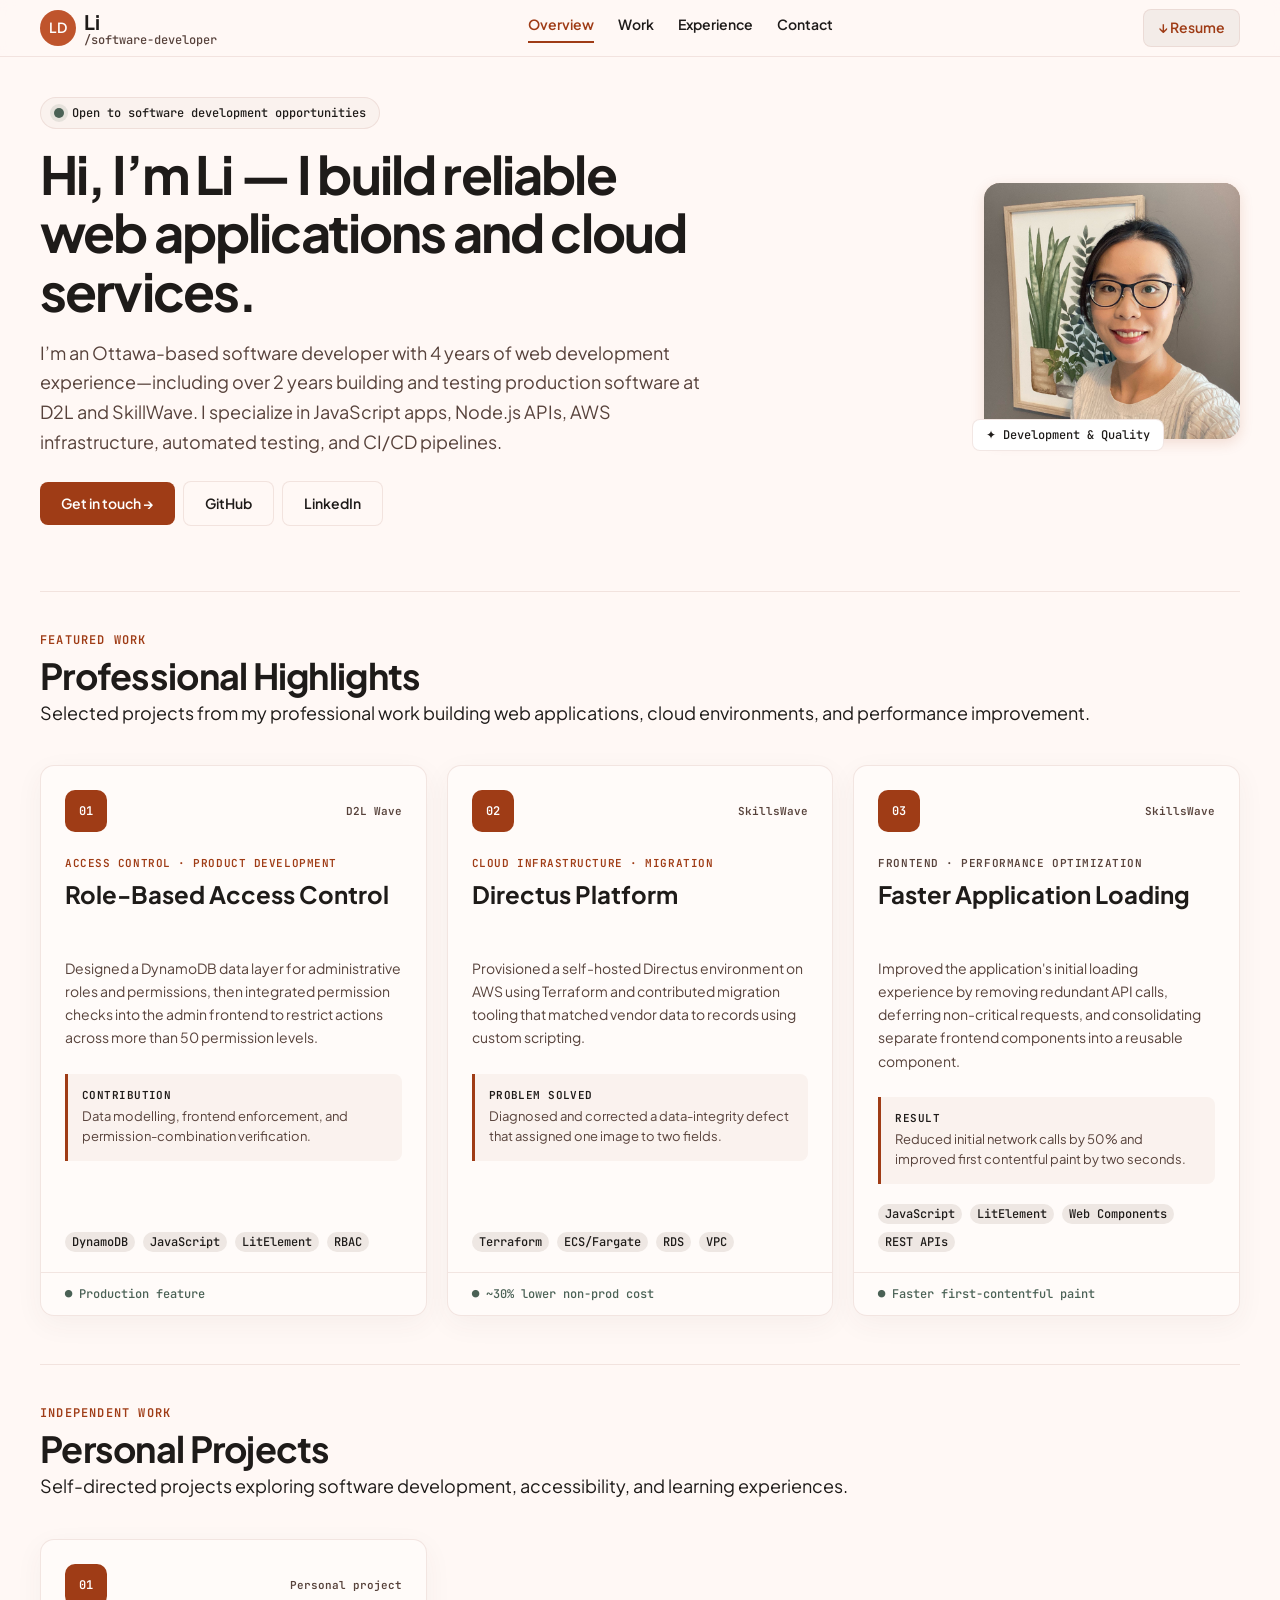
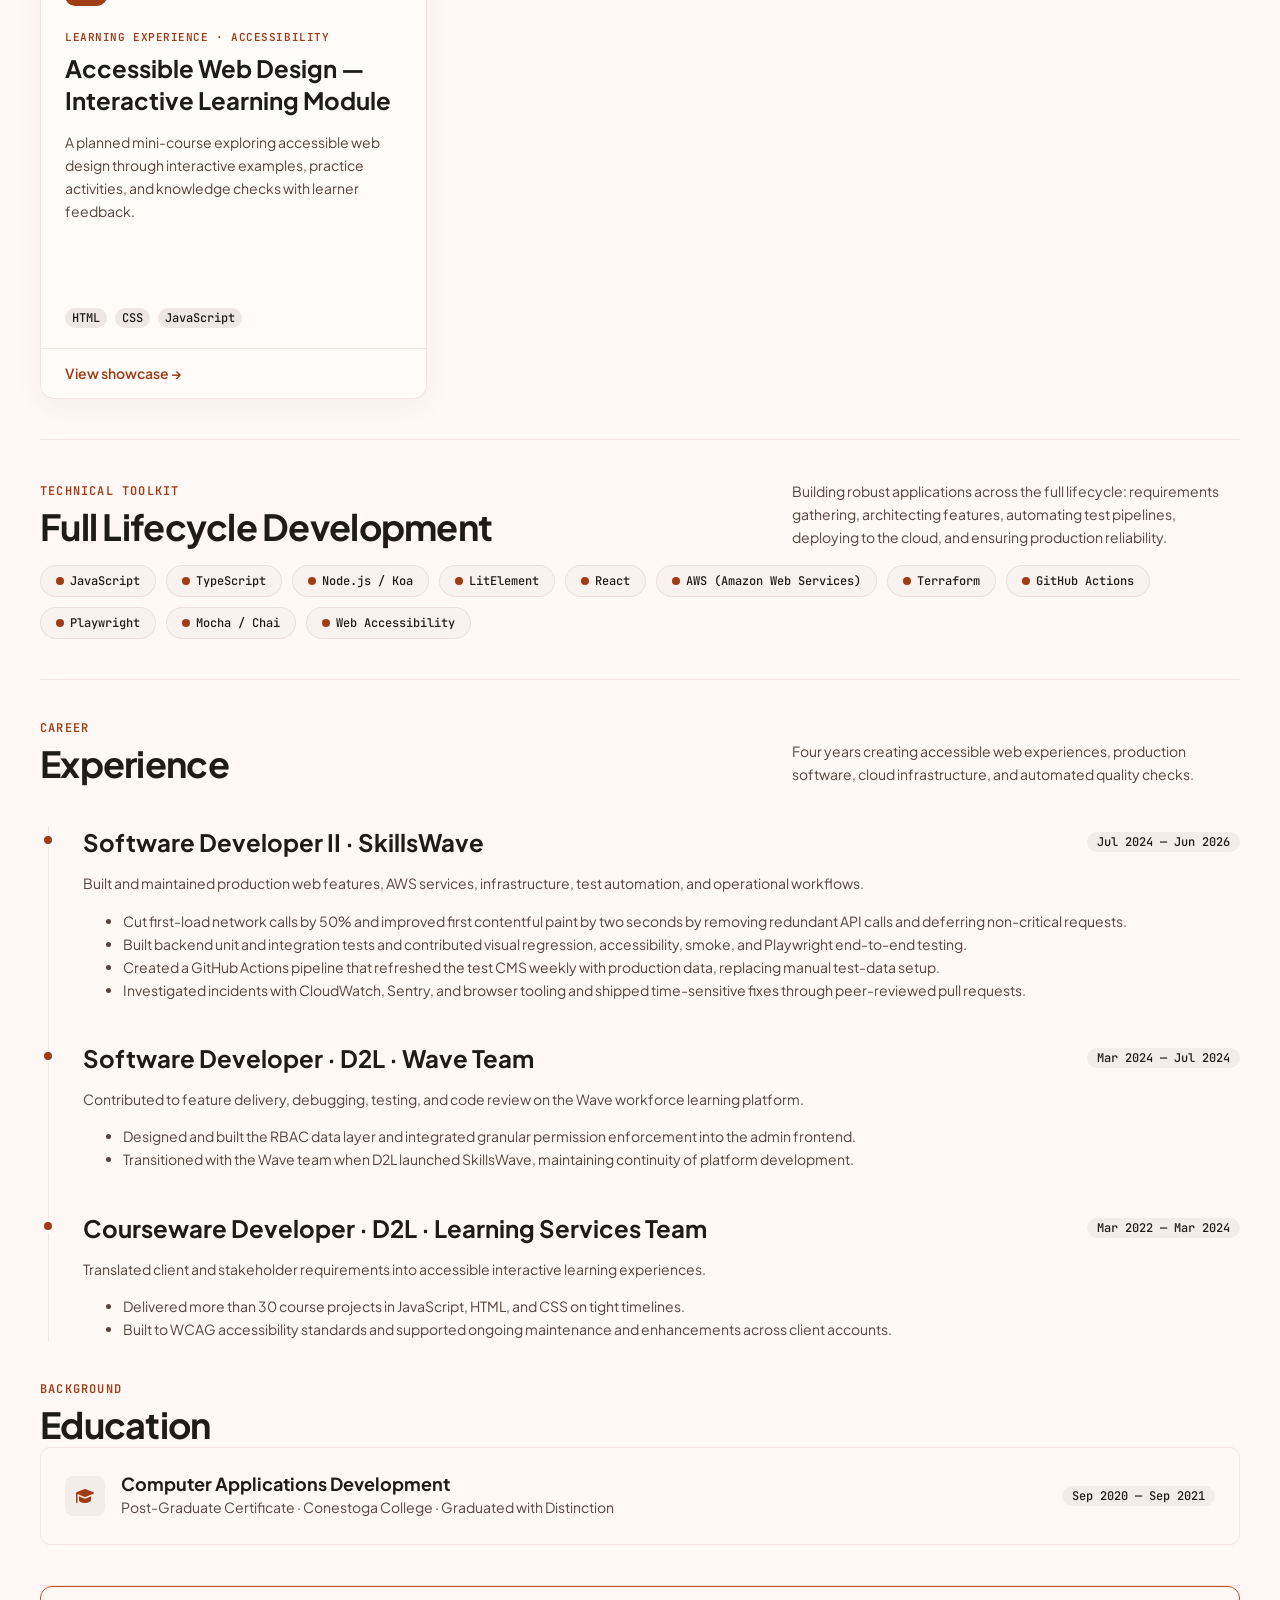
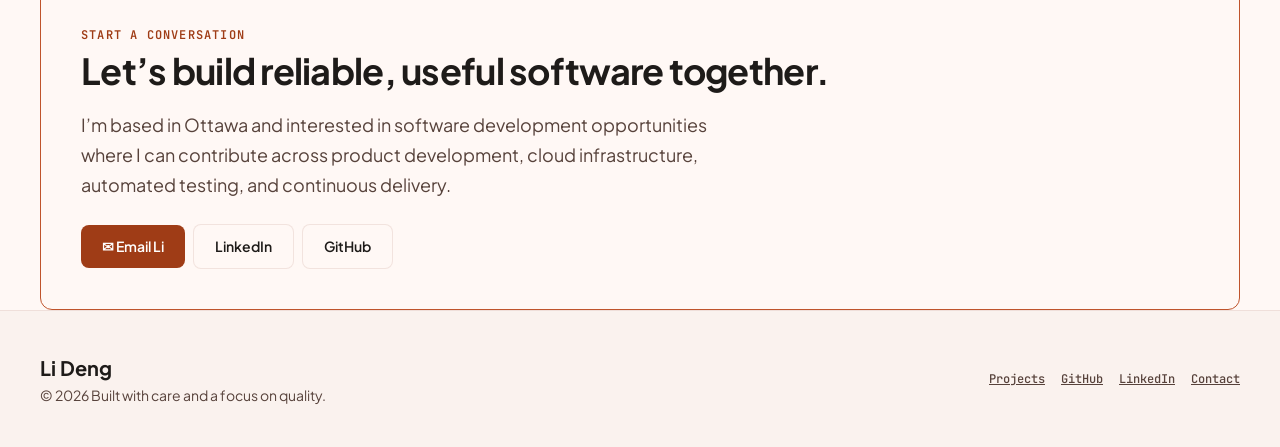
<file: index.html>
<!doctype html>
<html lang="en">

<head>
  <meta charset="utf-8">
  <meta name="viewport" content="width=device-width, initial-scale=1">
  <meta name="description"
    content="Li Deng — Ottawa software developer building reliable web applications, cloud services, and automated quality workflows.">
  <title>Li Deng — Software Developer</title>
  <link rel="preconnect" href="https://fonts.googleapis.com">
  <link rel="preconnect" href="https://fonts.gstatic.com" crossorigin>
  <link
    href="https://fonts.googleapis.com/css2?family=JetBrains+Mono:wght@500;600&family=Plus+Jakarta+Sans:wght@400;600;700&display=swap"
    rel="stylesheet">
  <link rel="stylesheet" href="styles.css">
  <link rel="stylesheet" href="project-cards.css">
  <link rel="icon" href="favicon.svg" type="image/svg+xml">
</head>

<body>
  <header class="site-header"><a class="brand" href="#overview"><span
        class="avatar-mark">LD</span><span><b>Li</b><small>/software-developer</small></span></a><button class="menu"
      aria-expanded="false" aria-controls="primary-nav">Menu</button>
    <nav id="primary-nav" aria-label="Primary navigation">
      <a class="active" href="#overview">Overview</a><a href="#works">Work</a>
      <a href="#experience">Experience</a>
      <a href="#contact">Contact</a>
    </nav>
    <a class="resume-link" href="assets/resume.pdf" download>↓ Resume</a>
  </header>
  <main>
    <section class="hero section" id="overview">
      <div>
        <p class="availability"><span></span>Open to software development opportunities</p>
        <h1>Hi, I’m Li — I build reliable web applications and cloud services.</h1>
        <p class="lead">I’m an Ottawa-based software developer with 4 years of web development experience—including over
          2 years building and testing production software at D2L and SkillWave. I specialize in JavaScript apps,
          Node.js APIs, AWS infrastructure, automated testing, and CI/CD pipelines.</p>
        <div class="actions"><a class="button primary" href="mailto:lideng928@gmail.com">Get in touch →</a><a
            class="button secondary" href="https://github.com/lideng928" target="_blank" rel="noreferrer">GitHub</a><a
            class="button secondary" href="https://linkedin.com/in/lideng928" target="_blank"
            rel="noreferrer">LinkedIn</a></div>
      </div>
      <div class="portrait-wrap">
        <div class="image-placeholder portrait-placeholder">
          <img class="portrait" src="assets/portrait-01.jpg" alt="Li Deng portrait">
        </div>
        <span class="craft">✦ Development &amp; Quality</span>
      </div>
    </section>
    <section class="works section" id="works">
      <section class="work-group" aria-labelledby="professional-highlights">
      <p class="eyebrow">Featured work</p>
      <h2 id="professional-highlights">Professional Highlights</h2>
      <p class="subhead">Selected projects from my professional work building web applications, cloud environments, and performance improvement.</p>
      <div class="project-grid">
        <article class="project-card">
          <div class="project-card-top"><span class="project-icon" aria-hidden="true">01</span><span class="company">D2L
              Wave</span></div>
          <p class="project-kicker">Access control · Product development</p>
          <h3>Role-Based Access Control</h3>
          <p>Designed a DynamoDB data layer for administrative roles and permissions, then integrated permission checks
            into the admin frontend to restrict actions across more than 50 permission levels.</p>
          <div class="project-impact"><b>Contribution</b><span>Data modelling, frontend enforcement, and
              permission-combination verification.</span></div>
          <div class="tags"><span>DynamoDB</span><span>JavaScript</span><span>LitElement</span><span>RBAC</span></div>
          <footer><span class="status">● Production feature</span></footer>
        </article>
        <article class="project-card">
          <div class="project-card-top"><span class="project-icon" aria-hidden="true">02</span><span
              class="company">SkillsWave</span></div>
          <p class="project-kicker">Cloud infrastructure · Migration</p>
          <h3>Directus Platform</h3>
          <p>Provisioned a self-hosted Directus environment on AWS using Terraform and contributed migration tooling
            that matched vendor
            data to records using custom scripting.</p>
          <div class="project-impact"><b>Problem solved</b><span>Diagnosed and corrected a data-integrity defect that
              assigned one image to two fields.</span></div>
          <div class="tags"><span>Terraform</span><span>ECS/Fargate</span><span>RDS</span><span>VPC</span></div>
          <footer><span class="status">● ~30% lower non-prod cost</span></footer>
        </article>
        <article class="project-card">
          <div class="project-card-top">
            <span class="project-number" aria-hidden="true">03</span>
            <span class="project-company">SkillsWave</span>
          </div>

          <p class="project-category">
            Frontend · Performance optimization
          </p>

          <h3>Faster Application Loading</h3>

          <p class="project-description">
            Improved the application's initial loading experience by removing
            redundant API calls, deferring non-critical requests, and consolidating
            separate frontend components into a reusable component.
          </p>

          <div class="project-impact">
            <strong>Result</strong>
            <span>
              Reduced initial network calls by 50% and improved first contentful
              paint by two seconds.
            </span>
          </div>

          <div class="project-tags" aria-label="Technologies used">
            <span>JavaScript</span>
            <span>LitElement</span>
            <span>Web Components</span>
            <span>REST APIs</span>
          </div>
          <footer><span class="status">● Faster first-contentful paint</span></footer>
        </article>
      </div>
      </section>
      <section class="work-group" aria-labelledby="personal-projects">
        <p class="eyebrow">Independent work</p>
        <h2 id="personal-projects">Personal Projects</h2>
        <p class="subhead">Self-directed projects exploring software development, accessibility, and learning experiences.</p>
        <div class="project-grid">
          <article class="project-card">
            <div class="project-card-top">
              <span class="project-icon" aria-hidden="true">01</span>
              <span class="company">Personal project</span>
            </div>
            <p class="project-kicker">Learning experience · Accessibility</p>
            <h3>Accessible Web Design — Interactive Learning Module</h3>
            <p>A planned mini-course exploring accessible web design through interactive examples, practice activities,
              and knowledge checks with learner feedback.</p>
            <div class="tags" aria-label="Planned technologies"><span>HTML</span><span>CSS</span><span>JavaScript</span></div>
            <footer><a class="text-link" href="projects/accessible-learning/index.html">View showcase →</a></footer>
          </article>
        </div>
      </section>
    </section>
    <section class="stack section">
      <div class="section-head">
        <div>
          <p class="eyebrow">Technical toolkit</p>
          <h2>Full Lifecycle Development</h2>
        </div>
        <p>Building robust applications across the full lifecycle: requirements gathering, architecting features, automating test pipelines, deploying to the cloud, and ensuring production reliability.</p>
      </div>
      <ul class="pills">
        <li>JavaScript</li>
        <li>TypeScript</li>
        <li>Node.js / Koa</li>
        <li>LitElement</li>
        <li>React</li>
        <li>AWS (Amazon Web Services)</li>
        <li>Terraform</li>
        <li>GitHub Actions</li>
        <li>Playwright</li>
        <li>Mocha / Chai</li>
        <li>Web Accessibility</li>
      </ul>
    </section>
    <section class="experience section" id="experience">
      <div class="section-head">
        <div>
          <p class="eyebrow">Career</p>
          <h2>Experience</h2>
        </div>
        <p>Four years creating accessible web experiences, production software, cloud infrastructure, and automated
          quality checks.</p>
      </div>
      <div class="timeline">
        <article><span class="node"></span>
          <div class="role-head">
            <h3>Software Developer II · SkillsWave</h3><time>Jul 2024 — Jun 2026</time>
          </div>
          <p>Built and maintained production web features, AWS services, infrastructure, test automation, and
            operational workflows.</p>
          <ul>
            <li>Cut first-load network calls by 50% and improved first contentful paint by two seconds by removing
              redundant API calls and deferring non-critical requests.</li>
            <li>Built backend unit and integration tests and contributed visual regression, accessibility, smoke, and
              Playwright end-to-end testing.</li>
            <li>Created a GitHub Actions pipeline that refreshed the test CMS weekly with production data, replacing
              manual test-data setup.</li>
            <li>Investigated incidents with CloudWatch, Sentry, and browser tooling and shipped time-sensitive fixes
              through peer-reviewed pull requests.</li>
          </ul>
        </article>
        <article><span class="node"></span>
          <div class="role-head">
            <h3>Software Developer · D2L · Wave Team</h3><time>Mar 2024 — Jul 2024</time>
          </div>
          <p>Contributed to feature delivery, debugging, testing, and code review on the Wave workforce learning
            platform.</p>
          <ul>
            <li>Designed and built the RBAC data layer and integrated granular permission enforcement into the admin
              frontend.</li>
            <li>Transitioned with the Wave team when D2L launched SkillsWave, maintaining continuity of platform
              development.</li>
          </ul>
        </article>
        <article><span class="node"></span>
          <div class="role-head">
            <h3>Courseware Developer · D2L ·  Learning Services Team</h3><time>Mar 2022 — Mar 2024</time>
          </div>
          <p>Translated client and stakeholder requirements into accessible interactive learning experiences.</p>
          <ul>
            <li>Delivered more than 30 course projects in JavaScript, HTML, and CSS on tight timelines.</li>
            <li>Built to WCAG accessibility standards and supported ongoing maintenance and enhancements across client
              accounts.</li>
          </ul>
        </article>
      </div>
      <div class="section-head">
        <div>
          <p class="eyebrow">Background</p>
          <h2>Education</h2>
        </div>
      </div>
      <aside class="education"><span class="edu-icon"><img src="assets/graduation-cap-solid-full.svg" alt=""
            width="20"></span>
        <div>
          <h3>Computer Applications Development</h3>
          <p>Post-Graduate Certificate · Conestoga College · Graduated with Distinction</p>
        </div><span class="cert">Sep 2020 — Sep 2021</span>
      </aside>
    </section>
    <section class="contact section" id="contact">
      <div>
        <p class="eyebrow">Start a conversation</p>
        <h2>Let’s build reliable, useful software together.</h2>
        <p class="lead">I’m based in Ottawa and interested in software development opportunities where I can contribute
          across product development, cloud infrastructure, automated testing, and continuous delivery.</p>
        <div class="actions"><a class="button primary" href="mailto:lideng928@gmail.com">✉ Email Li</a><a
            class="button secondary" href="https://linkedin.com/in/lideng928" target="_blank"
            rel="noreferrer">LinkedIn</a><a class="button secondary" href="https://github.com/lideng928" target="_blank"
            rel="noreferrer">GitHub</a></div>
      </div>
    </section>
  </main>
  <footer class="site-footer">
    <div><b>Li Deng</b>
      <p>© <span id="year">2026</span> Built with care and a focus on quality.</p>
    </div>
    <nav><a href="#works">Projects</a><a href="https://github.com/lideng928">GitHub</a><a
        href="https://linkedin.com/in/lideng928">LinkedIn</a><a href="#contact">Contact</a></nav>
  </footer>
  <script src="script.js"></script>
</body>

</html>
</file>
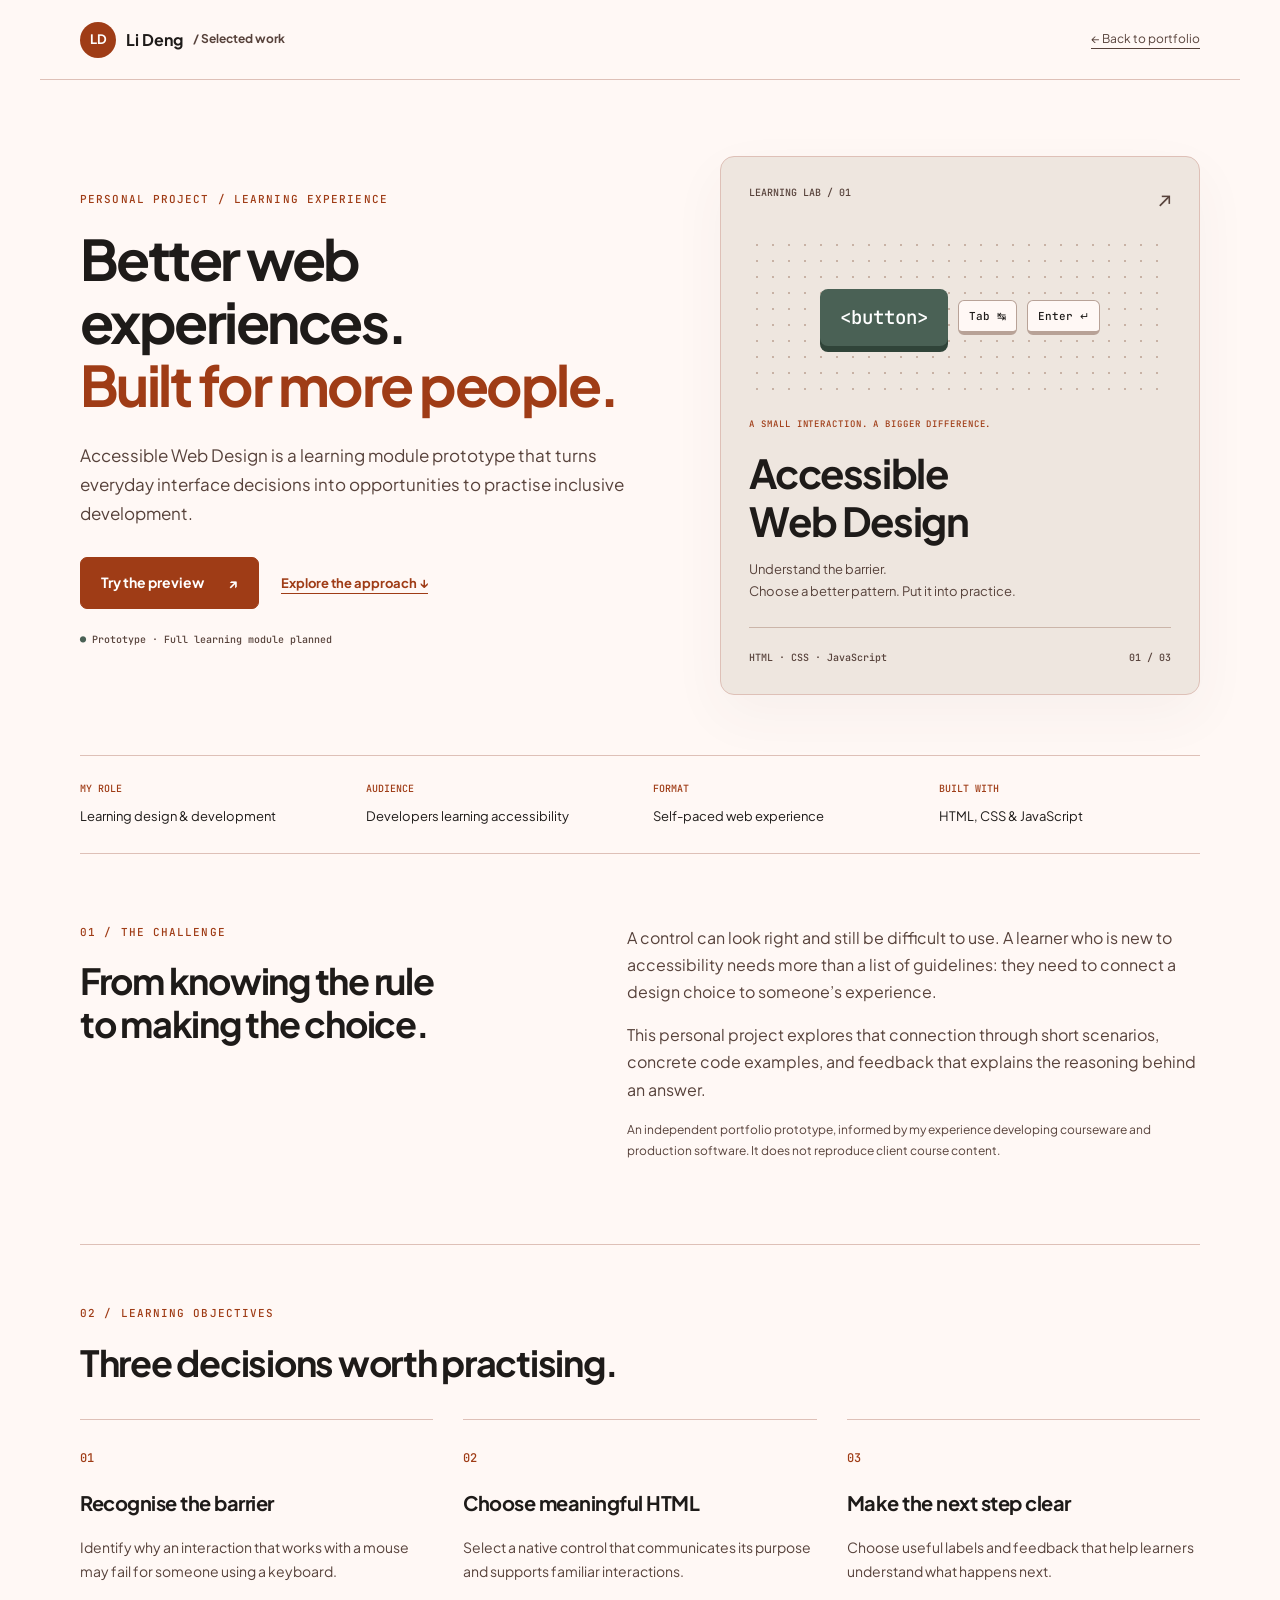
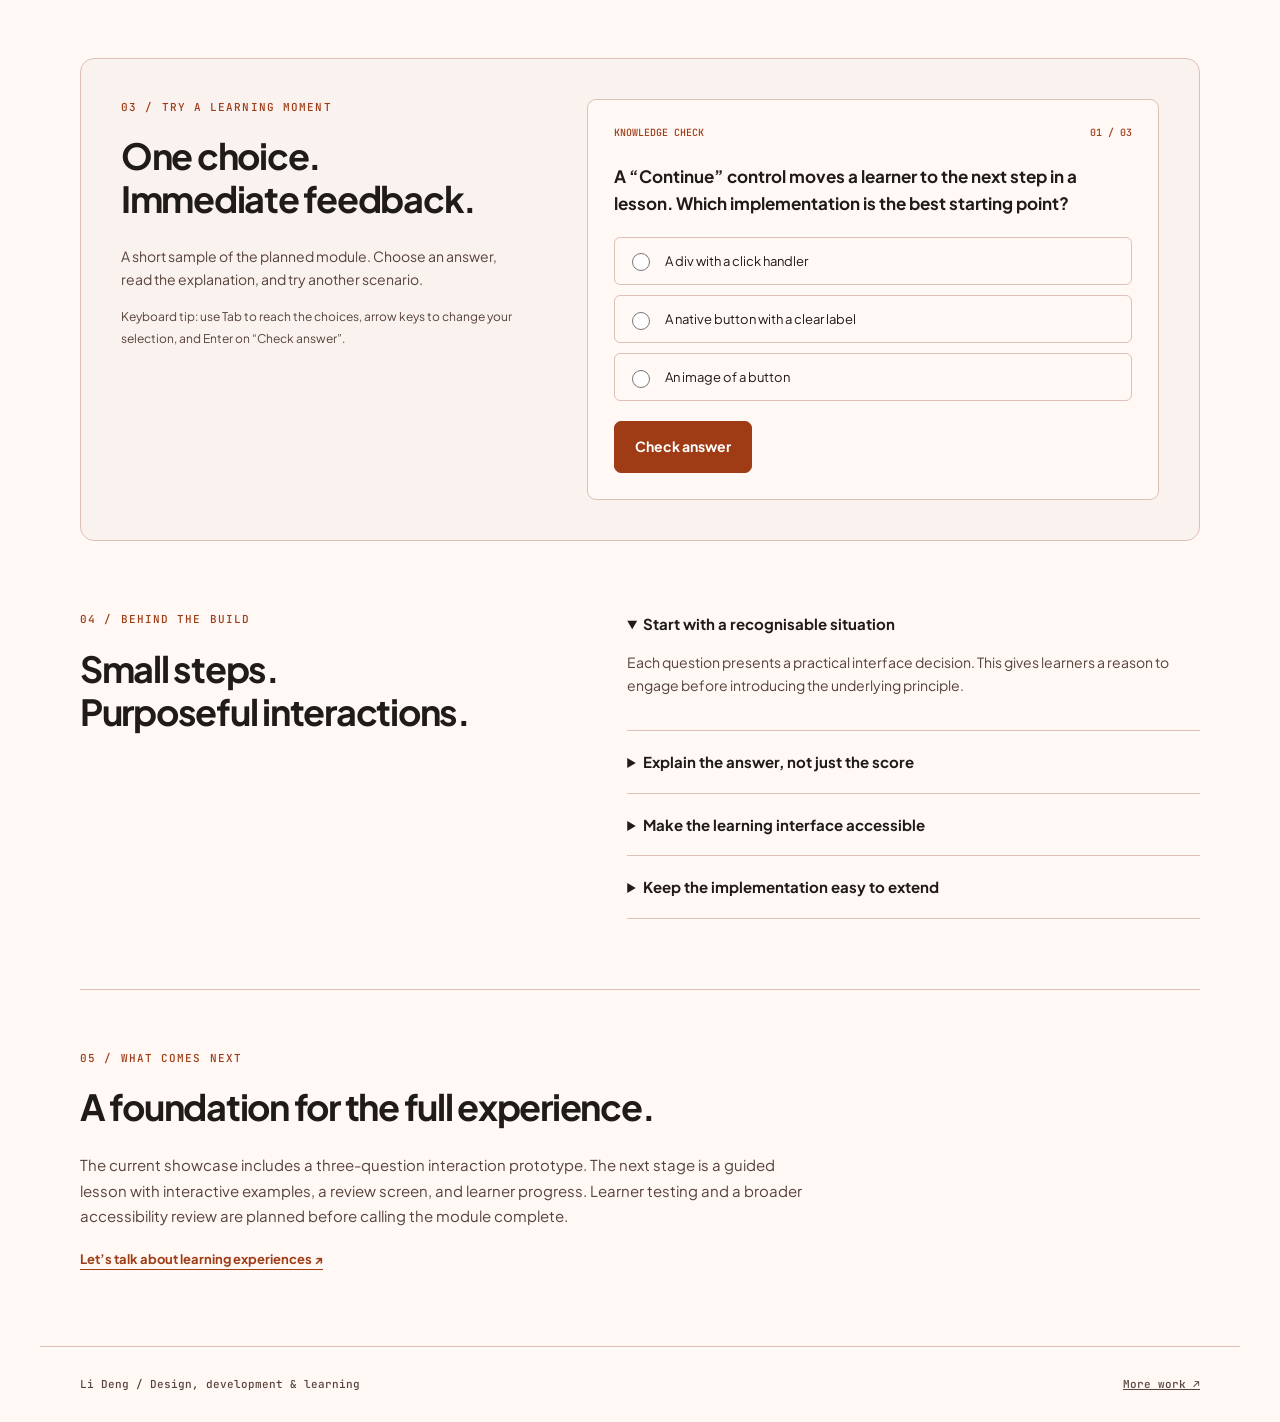
<file: projects/accessible-learning/index.html>
<!doctype html>
<html lang="en">
<head>
  <meta charset="utf-8">
  <meta name="viewport" content="width=device-width, initial-scale=1">
  <meta name="description" content="Accessible Web Design: a learning experience prototype by Li Deng, combining frontend development, accessible interaction, and formative feedback.">
  <title>Accessible Web Design — Li Deng</title>
  <link rel="icon" href="../../favicon.svg" type="image/svg+xml">
  <link rel="preconnect" href="https://fonts.googleapis.com">
  <link rel="preconnect" href="https://fonts.gstatic.com" crossorigin>
  <link href="https://fonts.googleapis.com/css2?family=JetBrains+Mono:wght@500;600&family=Plus+Jakarta+Sans:wght@400;600;700&display=swap" rel="stylesheet">
  <link rel="stylesheet" href="showcase.css">
  <script src="showcase.js" defer></script>
</head>
<body>
  <a class="skip-link" href="#main">Skip to content</a>
  <header class="site-header">
    <a class="brand" href="../../index.html"><span class="avatar" aria-hidden="true">LD</span>Li Deng<span class="brand-detail"> / Selected work</span></a>
    <a class="back-link" href="../../index.html#personal-projects">← Back to portfolio</a>
  </header>
  <main id="main">
    <section class="hero" aria-labelledby="project-title">
      <div>
        <p class="eyebrow">Personal project / Learning experience</p>
        <h1 id="project-title">Better web experiences.<br><em>Built for more people.</em></h1>
        <p class="intro">Accessible Web Design is a learning module prototype that turns everyday interface decisions into opportunities to practise inclusive development.</p>
        <div class="actions"><a class="button" href="#preview">Try the preview <span aria-hidden="true">↗</span></a><a class="text-link" href="#approach">Explore the approach ↓</a></div>
        <p class="project-state"><span aria-hidden="true">●</span> Prototype · Full learning module planned</p>
      </div>
      <aside class="module-cover" aria-label="Module overview">
        <div class="cover-top"><span>LEARNING LAB / 01</span><span aria-hidden="true">↗</span></div>
        <div class="cover-art" aria-hidden="true"><span>&lt;button&gt;</span><span class="key">Tab ↹</span><span class="key">Enter ↵</span></div>
        <p class="eyebrow">A small interaction. A bigger difference.</p>
        <h2>Accessible<br>Web Design</h2>
        <p>Understand the barrier.<br>Choose a better pattern. Put it into practice.</p>
        <div class="cover-bottom"><span>HTML · CSS · JavaScript</span><span>01 / 03</span></div>
      </aside>
    </section>
    <dl class="project-facts">
      <div><dt>My role</dt><dd>Learning design &amp; development</dd></div>
      <div><dt>Audience</dt><dd>Developers learning accessibility</dd></div>
      <div><dt>Format</dt><dd>Self-paced web experience</dd></div>
      <div><dt>Built with</dt><dd>HTML, CSS &amp; JavaScript</dd></div>
    </dl>
    <section class="editorial" id="approach" aria-labelledby="challenge-title">
      <div><p class="eyebrow">01 / The challenge</p><h2 id="challenge-title">From knowing the rule<br>to making the choice.</h2></div>
      <div class="prose"><p>A control can look right and still be difficult to use. A learner who is new to accessibility needs more than a list of guidelines: they need to connect a design choice to someone’s experience.</p><p>This personal project explores that connection through short scenarios, concrete code examples, and feedback that explains the reasoning behind an answer.</p><p class="note">An independent portfolio prototype, informed by my experience developing courseware and production software. It does not reproduce client course content.</p></div>
    </section>
    <section class="learning-section" aria-labelledby="objectives-title">
      <p class="eyebrow">02 / Learning objectives</p><h2 id="objectives-title">Three decisions worth practising.</h2>
      <div class="objective-grid">
        <article><span class="number">01</span><h3>Recognise the barrier</h3><p>Identify why an interaction that works with a mouse may fail for someone using a keyboard.</p></article>
        <article><span class="number">02</span><h3>Choose meaningful HTML</h3><p>Select a native control that communicates its purpose and supports familiar interactions.</p></article>
        <article><span class="number">03</span><h3>Make the next step clear</h3><p>Choose useful labels and feedback that help learners understand what happens next.</p></article>
      </div>
    </section>
    <section class="preview-section" id="preview" aria-labelledby="preview-title">
      <div class="preview-intro"><p class="eyebrow">03 / Try a learning moment</p><h2 id="preview-title">One choice.<br>Immediate feedback.</h2><p>A short sample of the planned module. Choose an answer, read the explanation, and try another scenario.</p><p class="note">Keyboard tip: use Tab to reach the choices, arrow keys to change your selection, and Enter on “Check answer”.</p></div>
      <div class="activity">
        <div class="activity-top"><span>KNOWLEDGE CHECK</span><span id="question-count">01 / 03</span></div>
        <form id="knowledge-check">
          <fieldset><legend id="question">A “Continue” control moves a learner to the next step in a lesson. Which implementation is the best starting point?</legend><div id="choices">
            <label><input type="radio" name="answer" value="0"><span>A div with a click handler</span></label>
            <label><input type="radio" name="answer" value="1"><span>A native button with a clear label</span></label>
            <label><input type="radio" name="answer" value="2"><span>An image of a button</span></label>
          </div></fieldset>
          <button class="button" type="submit" id="check-answer">Check answer</button>
        </form>
        <div id="feedback" class="feedback" role="status" aria-live="polite" aria-atomic="true"></div>
        <button class="text-link next-button" type="button" id="next-question" hidden>Next scenario →</button>
        <noscript><p>This preview needs JavaScript to check answers. The best starting point is a native button with a clear label: it provides built-in keyboard behaviour and button semantics.</p></noscript>
      </div>
    </section>
    <section class="editorial" aria-labelledby="design-title">
      <div><p class="eyebrow">04 / Behind the build</p><h2 id="design-title">Small steps.<br>Purposeful interactions.</h2></div>
      <div class="design-notes">
        <details open><summary>Start with a recognisable situation</summary><p>Each question presents a practical interface decision. This gives learners a reason to engage before introducing the underlying principle.</p></details>
        <details><summary>Explain the answer, not just the score</summary><p>Feedback connects the selected pattern to its effect on the user. Learners can change their answer and retry without a timer or penalty.</p></details>
        <details><summary>Make the learning interface accessible</summary><p>The preview uses native radio buttons, grouped questions, visible keyboard focus, and a live region for feedback. Content reflows on small screens, and reduced-motion preferences are respected.</p></details>
        <details><summary>Keep the implementation easy to extend</summary><p>HTML provides the document structure, CSS controls presentation, and JavaScript holds the question data and interaction logic. The page runs as a static site without a build step.</p></details>
      </div>
    </section>
    <section class="next-steps" aria-labelledby="next-title"><p class="eyebrow">05 / What comes next</p><h2 id="next-title">A foundation for the full experience.</h2><p>The current showcase includes a three-question interaction prototype. The next stage is a guided lesson with interactive examples, a review screen, and learner progress. Learner testing and a broader accessibility review are planned before calling the module complete.</p><a class="text-link" href="../../index.html#contact">Let’s talk about learning experiences ↗</a></section>
  </main>
  <footer class="site-footer"><span>Li Deng / Design, development &amp; learning</span><a href="../../index.html#works">More work ↗</a></footer>
</body>
</html>
</file>
<file: styles.css>
:root {
  --paper: #fff8f5;
  --paper2: #faf2ee;
  --ink: #1e1b19;
  --muted: #57423b;
  --line: rgba(222, 192, 183, 0.38);
  --rust: #9f3c16;
  --rust2: #bf542c;
  --green: #4a6155;
  --mono: 'JetBrains Mono', monospace;
  --sans: 'Plus Jakarta Sans', sans-serif;
}

:root {
  --paper: #fff8f5;
  --paper-secondary: #faf2ee;
  --ink: #1e1b19;
  --muted: #57423b;
  --rust: #9f3c16;
  --green: #4a6155;
  --line: rgba(222, 192, 183, 0.38);
  --mono: 'JetBrains Mono', monospace;
  --sans: 'Plus Jakarta Sans', sans-serif;
}

.projects {
  max-width: 1200px;
  margin: 0 auto;
  padding: 40px 40px;
  font-family: var(--sans);
  color: var(--ink);
  background: var(--paper);
}

.section-label {
  margin: 0 0 6px;
  color: var(--rust);
  font: 600 12px var(--mono);
  letter-spacing: 0.1em;
  text-transform: uppercase;
}

.projects h2 {
  margin: 0;
  font-size: 36px;
  line-height: 1.2;
  letter-spacing: -0.02em;
}

.section-description {
  margin: 8px 0 0;
  color: var(--muted);
  font-size: 18px;
}

.project-grid {
  display: grid;
  align-items: stretch;
  grid-template-columns: repeat(3, minmax(0, 1fr));
  gap: 20px;
}

.project-card {
  display: flex;
  flex-direction: column;
  min-height: 460px;
  height: 100%;
  padding: 24px;
  overflow: hidden;
  border: 1px solid var(--line);
  border-radius: 14px;
  background: rgba(255, 255, 255, 0.42);
  box-shadow: 0 8px 28px rgba(87, 66, 59, 0.05);
  transition:
    transform 0.2s ease,
    box-shadow 0.2s ease,
    border-color 0.2s ease;
}

.project-card:hover {
  transform: translateY(-4px);
  border-color: rgba(159, 60, 22, 0.3);
  box-shadow: 0 14px 34px rgba(87, 66, 59, 0.1);
}

.project-card-top {
  display: flex;
  align-items: center;
  justify-content: space-between;
  margin-bottom: 24px;
}

.project-number {
  display: grid;
  width: 42px;
  height: 42px;
  place-items: center;
  border-radius: 10px;
  background: var(--rust);
  color: white;
  font: 600 12px var(--mono);
}

.project-company {
  color: var(--muted);
  font: 600 11px var(--mono);
}

.project-category {
  margin: 0 0 8px;
  color: var(--rust);
  font: 600 11px var(--mono);
  letter-spacing: 0.05em;
  text-transform: uppercase;
}

.project-card h3 {
  min-height: 65px;
  margin: 0;
  font-size: 24px;
  line-height: 1.35;
}

.project-description {
  color: var(--muted);
  line-height: 1.65;
}

.project-impact {
  display: flex;
  flex-direction: column;
  gap: 4px;
  margin: 10px 0 20px;
  padding: 14px;
  border-left: 3px solid var(--rust);
  border-radius: 0 8px 8px 0;
  background: var(--paper-secondary);
  color: var(--muted);
  font-size: 13px;
  line-height: 1.6;
}

.project-impact strong {
  color: var(--ink);
  font: 600 11px var(--mono);
  letter-spacing: 0.04em;
  text-transform: uppercase;
}

.project-tags {
  display: flex;
  flex-wrap: wrap;
  gap: 8px;
  margin-top: auto;
}

.project-tags span {
  padding: 2px 7px;
  border-radius: 999px;
  background: #eee7e3;
  font: 500 12px var(--mono);
}

.project-card .project-tags {
  margin-top: auto;
}

.project-footer {
  display: flex;
  align-items: center;
  margin: 20px -24px -24px;
  padding: 13px 24px;
  border-top: 1px solid var(--line);
}

.project-status {
  color: var(--green);
  font: 500 12px var(--mono);
}

/* Tablet */
@media (max-width: 980px) {
  .project-grid {
    grid-template-columns: repeat(2, minmax(0, 1fr));
  }

  .project-card:last-child {
    grid-column: 1 / -1;
    min-height: 400px;
  }
}

/* Mobile */
@media (max-width: 680px) {
  .projects {
    padding: 48px 20px;
  }

  .project-grid {
    grid-template-columns: 1fr;
  }

  .project-card,
  .project-card:last-child {
    grid-column: auto;
    min-height: 0;
  }

  .project-card h3 {
    min-height: 0;
  }
}

@media (prefers-reduced-motion: reduce) {
  .project-card {
    transition: none;
  }

  .project-card:hover {
    transform: none;
  }
}

* {
  box-sizing: border-box;
}
html {
  scroll-behavior: smooth;
}
body {
  margin: 0;
  background: var(--paper);
  color: var(--ink);
  font: 14px/1.65 var(--sans);
}
a {
  color: inherit;
}
.site-header,
.site-footer,
main {
  max-width: 1280px;
  margin: auto;
}
.site-header {
  height: 57px;
  padding: 8px 40px;
  display: flex;
  align-items: center;
  justify-content: space-between;
  position: sticky;
  top: 0;
  z-index: 10;
  background: rgba(255, 248, 245, 0.88);
  backdrop-filter: blur(8px);
  border-bottom: 1px solid var(--line);
}
.brand {
  display: flex;
  gap: 8px;
  align-items: center;
  text-decoration: none;
}
.brand > span:last-child {
  display: flex;
  flex-direction: column;
}
.brand b {
  font-size: 20px;
  line-height: 24px;
}
.brand small {
  font: 500 12px/12px var(--mono);
  color: var(--muted);
}
.avatar-mark {
  width: 36px;
  height: 36px;
  border-radius: 50%;
  background: var(--rust2);
  color: #fff;
  display: grid;
  place-items: center;
  font-weight: 600;
}
.site-header nav {
  display: flex;
  gap: 24px;
}
.site-header nav a {
  text-decoration: none;
  font-weight: 600;
  padding-bottom: 4px;
}
.site-header nav a.active {
  color: var(--rust);
  border-bottom: 2px solid;
}
.resume-link,
.menu {
  padding: 6px 14px;
  border-radius: 8px;
  border: 1px solid var(--line);
  background: rgba(238, 231, 227, 0.7);
  color: var(--rust);
  font-weight: 600;
  text-decoration: none;
}
.menu {
  display: none;
}
.section {
  margin: 0 40px;
  border-bottom: 1px solid var(--line);
}
.hero {
  padding: 40px 0 65px;
  display: grid;
  align-items: center;
  grid-template-columns: 1.4fr 1fr;
  gap: 40px;
  min-height: 520px;
}
.availability,
.pills li {
  font: 500 12px var(--mono);
  border: 1px solid var(--line);
  background: var(--paper2);
  border-radius: 999px;
}
.availability {
  display: inline-flex;
  align-items: center;
  gap: 8px;
  padding: 7px 13px;
  margin: 0;
}
.availability span {
  width: 10px;
  height: 10px;
  border-radius: 50%;
  background: var(--green);
  box-shadow: 0 0 0 4px rgba(74, 97, 85, 0.12);
}
h1 {
  font-size: clamp(42px, 4.1vw, 58px);
  line-height: 1.11;
  letter-spacing: -0.035em;
  margin: 16px 0;
}
h2 {
  font-size: 36px;
  line-height: 1.22;
  letter-spacing: -0.02em;
  margin: 0;
}
h3 {
  margin: 0;
  font-size: 24px;
  line-height: 1.35;
}
.lead {
  font-size: 18px;
  line-height: 1.65;
  color: var(--muted);
  max-width: 680px;
}
.actions {
  display: flex;
  gap: 8px;
  align-items: center;
  flex-wrap: wrap;
  margin-top: 24px;
}
.button {
  display: inline-flex;
  align-items: center;
  gap: 8px;
  padding: 10px 21px;
  border-radius: 8px;
  text-decoration: none;
  font-weight: 600;
}
.primary {
  background: var(--rust);
  color: #fff;
}
.secondary {
  border: 1px solid var(--line);
  background: var(--paper);
}
.count,
.tags span {
  font: 500 12px var(--mono);
  background: #eee7e3;
  border-radius: 999px;
  padding: 2px 7px;
}
.portrait-wrap {
  justify-self: end;
  position: relative;
  width: 256px;
  height: 256px;
}
.image-placeholder {
  display: flex;
  flex-direction: column;
  align-items: center;
  justify-content: center;
  color: #7a5f55;
  background: repeating-linear-gradient(
    135deg,
    #f4ece9,
    #f4ece9 10px,
    #faf2ee 10px,
    #faf2ee 20px
  );
  border: 1px dashed #c59c8d;
  text-align: center;
  font: 600 13px var(--mono);
}
.image-placeholder small {
  font-weight: 500;
  opacity: 0.7;
}
.portrait-placeholder {
  width: 256px;
  height: 256px;
  border-radius: 16px;
  box-shadow: 0 4px 14px rgba(159, 60, 22, 0.15);
}

.portrait {
  width: 256px;
  height: 256px;
  object-fit: cover;
  object-position: 42% 42%;
  border-radius: 16px;
}

.craft {
  position: absolute;
  left: -12px;
  bottom: -12px;
  padding: 7px 13px;
  border: 1px solid var(--line);
  border-radius: 8px;
  background: #fff;
  font: 500 12px var(--mono);
}
.stack {
  padding: 40px 0;
}
.section-head {
  display: flex;
  justify-content: space-between;
  gap: 60px;
  align-items: end;
}
.section-head > p {
  max-width: 448px;
  color: var(--muted);
  margin: 0;
}
.eyebrow {
  margin: 0 0 6px;
  color: var(--rust);
  font: 600 12px var(--mono);
  letter-spacing: 0.1em;
  text-transform: uppercase;
}
.pills {
  display: flex;
  gap: 10px;
  flex-wrap: wrap;
  padding: 0;
  margin: 16px 0 0;
  list-style: none;
}
.pills li {
  padding: 7px 15px;
}
.pills li:before {
  content: '';
  display: inline-block;
  width: 8px;
  height: 8px;
  background: var(--rust);
  border-radius: 50%;
  margin-right: 6px;
}
.works {
  padding: 40px 0;
}
.subhead {
  font-size: 18px;
  margin-top: 0;
}
.project-grid {
  display: grid;
  grid-template-columns: 2fr 1fr;
  align-items: start;
  gap: 24px;
  margin-top: 38px;
}
.project {
  border: 1px solid var(--line);
  border-radius: 10px;
  overflow: hidden;
  background: rgba(255, 255, 255, 0.3);
}
.project-copy {
  padding: 24px;
}
.project-meta,
.role-head {
  display: flex;
  justify-content: space-between;
  gap: 12px;
  align-items: center;
}
.project-meta {
  color: var(--rust);
  font: 600 11px var(--mono);
  text-transform: uppercase;
}
.project p {
  color: var(--muted);
}
.project-image {
  margin: 0 24px;
  width: calc(100% - 48px);
  height: 224px;
}
.project-image.small {
  height: 162px;
}
.tags {
  display: flex;
  gap: 8px;
  flex-wrap: wrap;
}
.project footer {
  min-height: 45px;
  border-top: 1px solid var(--line);
  display: flex;
  gap: 18px;
  align-items: center;
  padding: 10px 24px;
}
.project footer a,
.text-link {
  color: var(--rust);
  font-weight: 600;
  text-decoration: none;
}
.status {
  margin-left: auto;
  font: 500 12px var(--mono);
  color: var(--green);
}
.querycraft {
  grid-column: 1/-1;
  display: grid;
  place-items: center;
  grid-template-columns: 1.15fr 0.85fr;
}
.querycraft pre {
  margin: 0;
  background: #2f2b29;
  color: #f6efec;
  padding: 38px;
  font: 500 13px/1.65 var(--mono);
  display: flex;
  align-items: center;
}
.querycraft code span {
  color: #fcba5f;
}
.experience {
  padding: 40px 0;
}
.timeline {
  border-left: 1px solid var(--line);
  margin: 40px 0 40px 8px;
  padding-left: 34px;
}
.timeline article {
  position: relative;
  margin-bottom: 40px;
}
.node {
  position: absolute;
  width: 14px;
  height: 14px;
  left: -42px;
  top: 7px;
  border-radius: 50%;
  background: var(--rust);
  border: 3px solid var(--paper);
}
.role-head time,
.cert {
  font: 500 12px var(--mono);
  padding: 2px 10px;
  background: #f4ece9;
  border-radius: 999px;
}
.timeline p,
.timeline li {
  color: var(--muted);
}
.education {
  display: flex;
  align-items: center;
  gap: 16px;
  border: 1px solid var(--line);
  border-radius: 10px;
  padding: 24px;
}
.education h3 {
  font-size: 18px;
}
.education p {
  margin: 0;
  color: var(--muted);
}
.edu-icon {
  width: 40px;
  height: 40px;
  display: grid;
  place-items: center;
  border-radius: 8px;
  background: #f4ece9;
  color: var(--rust);
}
.cert {
  margin-left: auto;
}
.testimonial {
  padding: 40px 0;
  display: grid;
  justify-content: center;
}
.testimonial figure {
  margin: 0;
  padding: 40px;
  border: 5px solid var(--line);
  border-radius: 12px;
  background: var(--paper2);
}
.stars {
  color: #b76718;
  letter-spacing: 4px;
}
.testimonial blockquote {
  margin: 16px 0;
  font-size: 24px;
  font-style: italic;
  line-height: 1.62;
  max-width: 820px;
}
.testimonial figcaption {
  display: flex;
  gap: 10px;
  align-items: center;
}
.testimonial figcaption > span {
  width: 44px;
  height: 44px;
  border-radius: 50%;
  display: grid;
  place-items: center;
  background: #e4d1ca;
  font-weight: 700;
}
.testimonial figcaption div {
  display: flex;
  flex-direction: column;
}
.testimonial figcaption small {
  color: var(--muted);
}
.contact {
  /* margin-top: 40px; */
  /* margin-bottom: 40px; */
  padding: 40px;
  /* display: grid;
  grid-template-columns: 2fr 1fr;
  gap: 40px; */
  border: 1px solid var(--rust2);
  border-radius: 12px;
}
.colophon {
  align-self: center;
  border: 1px solid var(--line);
  border-radius: 12px;
  padding: 16px;
  font: 500 12px var(--mono);
}
.colophon header {
  display: flex;
  justify-content: space-between;
  border-bottom: 1px solid var(--line);
  padding-bottom: 8px;
}
.colophon header span {
  color: var(--green);
}
/* .blob-container {
  position: relative;
  width: 300px;
  height: 300px;
}

.blob {
  position: absolute;
  opacity: 0.85;
  filter: blur(3px); /* Optional: Softens edges for a subtle background glow 
  transition: all 0.5s ease;
}

.blob-primary {
  width: 200px;
  height: 200px;
  background-color: #9f3c16;
  top: 40px;
  left: 0;
  border-radius: 42% 58% 70% 30% / 45% 45% 55% 55%;
}

.blob-secondary {
  width: 150px;
  height: 150px;
  background-color: #bf542c;
  bottom: 10px;
  right: 10px;
  border-radius: 70% 30% 52% 48% / 60% 40% 60% 40%;
} */

.site-footer {
  padding: 40px;
  background: var(--paper2);
  border-top: 1px solid var(--line);
  display: flex;
  align-items: center;
  justify-content: space-between;
}
.site-footer b {
  font-size: 20px;
}
.site-footer p {
  margin: 0;
  color: var(--muted);
}
.site-footer nav {
  display: flex;
  gap: 16px;
}
.site-footer a {
  font: 500 12px var(--mono);
  color: var(--muted);
}
@media (max-width: 820px) {
  .site-header {
    padding: 8px 20px;
  }
  .site-header nav {
    display: none;
    position: absolute;
    top: 57px;
    left: 0;
    right: 0;
    padding: 20px;
    background: var(--paper);
    border-bottom: 1px solid var(--line);
    flex-direction: column;
  }
  .site-header nav.open {
    display: flex;
  }
  .menu {
    display: block;
  }
  .resume-link {
    display: none;
  }
  .section {
    margin: 0 20px;
  }
  .hero {
    grid-template-columns: 1fr;
    padding-top: 40px;
  }
  .portrait-wrap {
    justify-self: start;
  }
  .section-head {
    align-items: start;
    flex-direction: column;
    gap: 12px;
  }
  .project-grid {
    grid-template-columns: 1fr;
  }
  .querycraft {
    grid-column: auto;
    grid-template-columns: 1fr;
  }
  .contact {
    margin: 40px 20px;
    padding: 30px;
    grid-template-columns: 1fr;
  }
  .site-footer {
    align-items: flex-start;
    gap: 24px;
    flex-direction: column;
  }
  .role-head {
    align-items: flex-start;
    flex-direction: column;
  }
  .cert {
    margin: 12px 0 0;
  }
  .education {
    align-items: flex-start;
    flex-wrap: wrap;
  }
}
@media (max-width: 520px) {
  h1 {
    font-size: 38px;
  }
  .portrait-wrap,
  .portrait-placeholder {
    width: 220px;
    height: 220px;
  }
  .testimonial figure {
    padding: 24px;
  }
  .testimonial blockquote {
    font-size: 19px;
  }
  .project footer {
    flex-wrap: wrap;
  }
  .status {
    margin-left: 0;
  }
  .site-footer nav {
    flex-wrap: wrap;
  }
}
@media (prefers-reduced-motion: reduce) {
  html {
    scroll-behavior: auto;
  }
}
</file>
<file: project-cards.css>
/* Text-first project highlights: no work-product images required. */
.work-group + .work-group {
  margin-top: 48px;
  padding-top: 40px;
  border-top: 1px solid var(--line);
}

.project-grid {
  grid-template-columns: repeat(3, minmax(0, 1fr));
  gap: 20px;
}

.project-card {
  display: flex;
  flex-direction: column;
  min-height: 460px;
  padding: 24px;
  border: 1px solid var(--line);
  border-radius: 14px;
  background: rgba(255, 255, 255, 0.42);
  box-shadow: 0 8px 28px rgba(87, 66, 59, 0.05);
  transition: transform 0.2s ease, box-shadow 0.2s ease, border-color 0.2s ease;
}

.project-card:hover {
  transform: translateY(-4px);
  border-color: rgba(159, 60, 22, 0.3);
  box-shadow: 0 14px 34px rgba(87, 66, 59, 0.1);
}

.project-card-top {
  display: flex;
  justify-content: space-between;
  align-items: center;
  margin-bottom: 24px;
}

.project-icon {
  width: 42px;
  height: 42px;
  display: grid;
  place-items: center;
  border-radius: 10px;
  background: var(--rust);
  color: #fff;
  font: 600 12px var(--mono);
}

.company {
  color: var(--muted);
  font: 600 11px var(--mono);
}

.project-kicker {
  margin: 0 0 8px;
  color: var(--rust) !important;
  font: 600 11px var(--mono);
  letter-spacing: 0.05em;
  text-transform: uppercase;
}

.project-card h3 { min-height: 65px; }
.project-card > p { color: var(--muted); }

.project-impact {
  display: flex;
  flex-direction: column;
  gap: 4px;
  margin: 10px 0 20px;
  padding: 14px;
  border-left: 3px solid var(--rust);
  border-radius: 0 8px 8px 0;
  background: var(--paper2);
  color: var(--muted);
  font-size: 13px;
}

.project-impact b {
  color: var(--ink);
  font: 600 11px var(--mono);
  letter-spacing: 0.04em;
  text-transform: uppercase;
}

.project-card .tags { margin-top: auto; }

.project-card footer {
  margin: 20px -24px -24px;
  padding: 13px 24px;
  border-top: 1px solid var(--line);
  display: flex;
  align-items: center;
}

.project-card .status { margin-left: 0; }

@media (max-width: 980px) {
  .project-grid { grid-template-columns: 1fr 1fr; }
  .project-card:last-child { grid-column: 1 / -1; min-height: 400px; }
}

@media (max-width: 680px) {
  .project-grid { grid-template-columns: 1fr; }
  .project-card,
  .project-card:last-child { grid-column: auto; min-height: 0; }
  .project-card h3 { min-height: 0; }
}

@media (prefers-reduced-motion: reduce) {
  .project-card { transition: none; }
  .project-card:hover { transform: none; }
}
</file>
<file: projects/accessible-learning/showcase.css>
:root{
  --paper:#fff8f5;
  --soft:#faf2ee;
  --ink:#1e1b19;
  --muted:#57423b;
  --rust:#9f3c16;
  --green:#4a6155;
  --line:#dec0b7;
  --sans:'Plus Jakarta Sans',sans-serif;
  --mono:'JetBrains Mono',monospace
}
*{
  box-sizing:border-box
}
html{
  scroll-behavior:smooth;
  scroll-padding-top:95px
}
body{
  margin:0;
  background:var(--paper);
  color:var(--ink);
  font:16px/1.7 var(--sans)
}
a{
  color:inherit
}
button,input{
  font:inherit
}
button,a,input,summary{
  -webkit-tap-highlight-color:transparent
}
:focus-visible{
  outline:3px solid var(--rust);
  outline-offset:5px
}
.skip-link{
  position:fixed;
  top:-100px;
  left:20px;
  z-index:20;
  background:var(--ink);
  color:white;
  padding:12px
}
.skip-link:focus{
  top:10px
}
.site-header,main,.site-footer{
  max-width:1200px;
  margin:auto
}
.site-header{
  min-height:80px;
  display:flex;
  align-items:center;
  justify-content:space-between;
  gap:20px;
  padding:18px 40px;
  border-bottom:1px solid var(--line)
}
.brand{
  display:flex;
  align-items:center;
  gap:10px;
  text-decoration:none;
  font-weight:700
}
.avatar{
  display:grid;
  place-items:center;
  background:var(--rust);
  color:white;
  border-radius:50%;
  width:36px;
  height:36px;
  font-size:13px
}
.brand-detail,.back-link{
  font-size:12px;
  color:var(--muted)
}
.back-link{
  text-underline-offset:5px
}
main{
  padding:0 40px
}
.hero{
  display:grid;
  grid-template-columns:1.2fr 1fr;
  gap:65px;
  align-items:center;
  padding:76px 0 60px
}
.eyebrow{
  font:500 11px/1.6 var(--mono);
  text-transform:uppercase;
  letter-spacing:.1em;
  color:var(--rust);
  margin:0 0 18px
}
h1{
  font-size:clamp(36px,4.4vw,56px);
  line-height:1.13;
  letter-spacing:-.045em;
  margin:0 0 24px
}
h1 em{
  font-style:normal;
  color:var(--rust)
}
h2{
  font-size:clamp(28px,3vw,36px);
  line-height:1.2;
  letter-spacing:-.035em;
  margin:0 0 24px
}
h3{
  font-size:20px;
  line-height:1.35;
  letter-spacing:-.025em
}
p{
  color:var(--muted)
}
.intro{
  font-size:17px;
  max-width:560px
}
.actions{
  display:flex;
  align-items:center;
  gap:22px;
  flex-wrap:wrap;
  margin-top:30px
}
.button{
  display:inline-flex;
  align-items:center;
  justify-content:center;
  gap:24px;
  border:1px solid var(--rust);
  border-radius:7px;
  background:var(--rust);
  color:white;
  padding:13px 20px;
  font-size:14px;
  font-weight:700;
  text-decoration:none;
  cursor:pointer
}
.button:hover{
  background:#7c2e11
}
.text-link{
  font-size:13px;
  font-weight:700;
  color:var(--rust);
  text-underline-offset:5px
}
.project-state{
  font:500 10px/1.8 var(--mono);
  margin-top:22px
}
.project-state span{
  color:var(--green)
}
.module-cover{
  background:#eee6df;
  border:1px solid var(--line);
  border-radius:14px;
  padding:28px;
  box-shadow:0 20px 55px #57423b0c
}
.cover-top,.cover-bottom{
  display:flex;
  justify-content:space-between;
  gap:16px;
  font:500 10px/1.6 var(--mono);
  color:var(--muted)
}
.cover-top>span:last-child{
  font-size:20px
}
.cover-art{
  min-height:160px;
  display:flex;
  align-items:center;
  justify-content:center;
  gap:10px;
  flex-wrap:wrap;
  margin:20px 0;
  background-image:radial-gradient(#c8b2a5 1px,transparent 1px);
  background-size:16px 16px;
  border-radius:8px
}
.cover-art>span:first-child{
  background:var(--green);
  color:white;
  padding:16px 20px;
  border-radius:8px;
  font:500 19px var(--mono);
  box-shadow:0 6px 0 #304439
}
.key{
  background:var(--paper);
  padding:8px 10px;
  border:1px solid #b8a297;
  border-bottom-width:4px;
  border-radius:6px;
  font:500 11px var(--mono)
}
.module-cover h2{
  font-size:40px;
  margin-bottom:12px
}
.module-cover .eyebrow{
  font-size:9px
}
.module-cover p{
  font-size:13px
}
.cover-bottom{
  padding-top:22px;
  border-top:1px solid #cbb5a9;
  margin-top:24px
}
.project-facts{
  display:grid;
  grid-template-columns:repeat(4,1fr);
  gap:25px;
  border-block:1px solid var(--line);
  padding:26px 0;
  margin:0
}
.project-facts dt{
  font:500 10px var(--mono);
  text-transform:uppercase;
  color:var(--rust);
  margin-bottom:10px
}
.project-facts dd{
  margin:0;
  font-size:13px
}
.editorial{
  display:grid;
  grid-template-columns:1fr 1.2fr;
  gap:70px;
  padding:70px 0;
  border-bottom:1px solid var(--line)
}
.prose p:first-child{
  margin-top:0
}
.note{
  font-size:12px;
  line-height:1.8
}
.learning-section{
  padding:60px 0
}
.objective-grid{
  display:grid;
  grid-template-columns:repeat(3,1fr);
  gap:30px;
  margin-top:35px
}
.objective-grid article{
  border-top:1px solid var(--line);
  padding-top:22px
}
.number{
  font:500 12px var(--mono);
  color:var(--rust)
}
.objective-grid p{
  font-size:14px
}
.preview-section{
  display:grid;
  grid-template-columns:.85fr 1.2fr;
  gap:60px;
  background:var(--soft);
  padding:40px;
  border:1px solid var(--line);
  border-radius:14px
}
.preview-intro>p{
  font-size:14px
}
.preview-intro .eyebrow{
  font-size:11px
}
.preview-intro .note{
  font-size:12px
}
.activity{
  background:var(--paper);
  border:1px solid var(--line);
  border-radius:9px;
  padding:26px
}
.activity-top{
  display:flex;
  justify-content:space-between;
  gap:15px;
  font:500 10px var(--mono);
  color:var(--rust);
  margin-bottom:24px
}
fieldset{
  border:0;
  margin:0;
  padding:0;
  min-width:0
}
legend{
  font-weight:700;
  font-size:17px;
  line-height:1.6;
  padding:0;
  margin-bottom:20px
}
#choices{
  display:grid;
  gap:10px;
  margin-bottom:20px
}
#choices label{
  display:flex;
  align-items:center;
  gap:12px;
  padding:12px;
  border:1px solid var(--line);
  border-radius:6px;
  cursor:pointer;
  font-size:13px
}
#choices label:has(:checked){
  border-color:var(--rust);
  background:#f4e7df
}
input[type=radio]{
  accent-color:var(--rust);
  width:18px;
  height:18px;
  flex-shrink:0
}
.feedback:empty{
  display:none
}
.feedback{
  font-size:13px;
  padding:14px;
  border-left:3px solid var(--rust);
  background:var(--soft);
  margin-top:20px
}
.feedback[data-correct=true]{
  border-color:var(--green)
}
.next-button{
  background:none;
  border:0;
  padding:14px 0 0;
  cursor:pointer;
  text-decoration:underline
}
.design-notes details{
  border-bottom:1px solid var(--line);
  padding:18px 0
}
.design-notes details:first-child{
  padding-top:0
}
.design-notes summary{
  font-weight:700;
  cursor:pointer;
  font-size:15px
}
.design-notes p{
  font-size:14px
}
.next-steps{
  max-width:740px;
  padding:60px 0 75px
}
.next-steps p{
  font-size:15px
}
.next-steps .eyebrow{
  font-size:11px
}
.site-footer{
  display:flex;
  justify-content:space-between;
  gap:20px;
  padding:28px 40px;
  border-top:1px solid var(--line);
  font:500 11px/1.7 var(--mono);
  color:var(--muted)
}
[hidden]{
  display:none!important
}
@media(max-width:900px){
  .hero{
    gap:30px
  }
  .brand-detail{
    display:none
  }
  .editorial{
    gap:35px
  }
  .preview-section{
    gap:30px;
    padding:28px;
    grid-template-columns:1fr
  }
  .preview-intro{
    max-width:600px
  }
  .project-facts{
    grid-template-columns:repeat(2,1fr)
  }
}
@media(max-width:620px){
  main{
    padding:0 22px
  }
  .site-header{
    padding:16px 22px
  }
  .back-link{
    font-size:11px
  }
  .hero{
    grid-template-columns:1fr;
    padding:44px 0
  }
  .module-cover{
    padding:24px
  }
  .editorial{
    grid-template-columns:1fr;
    gap:12px;
    padding:44px 0
  }
  .objective-grid{
    grid-template-columns:1fr;
    gap:15px
  }
  .learning-section{
    padding:44px 0
  }
  .preview-section{
    padding:20px;
    gap:16px
  }
  .activity{
    padding:18px
  }
  .activity .button{
    width:100%
  }
  .site-footer{
    padding:24px 22px;
    flex-direction:column
  }
  .next-steps{
    padding:44px 0
  }
  .project-facts{
    gap:22px 15px
  }
  .project-facts dd{
    font-size:12px
  }
}
@media(prefers-reduced-motion:reduce){
  html{
    scroll-behavior:auto
  }
}
</file>
